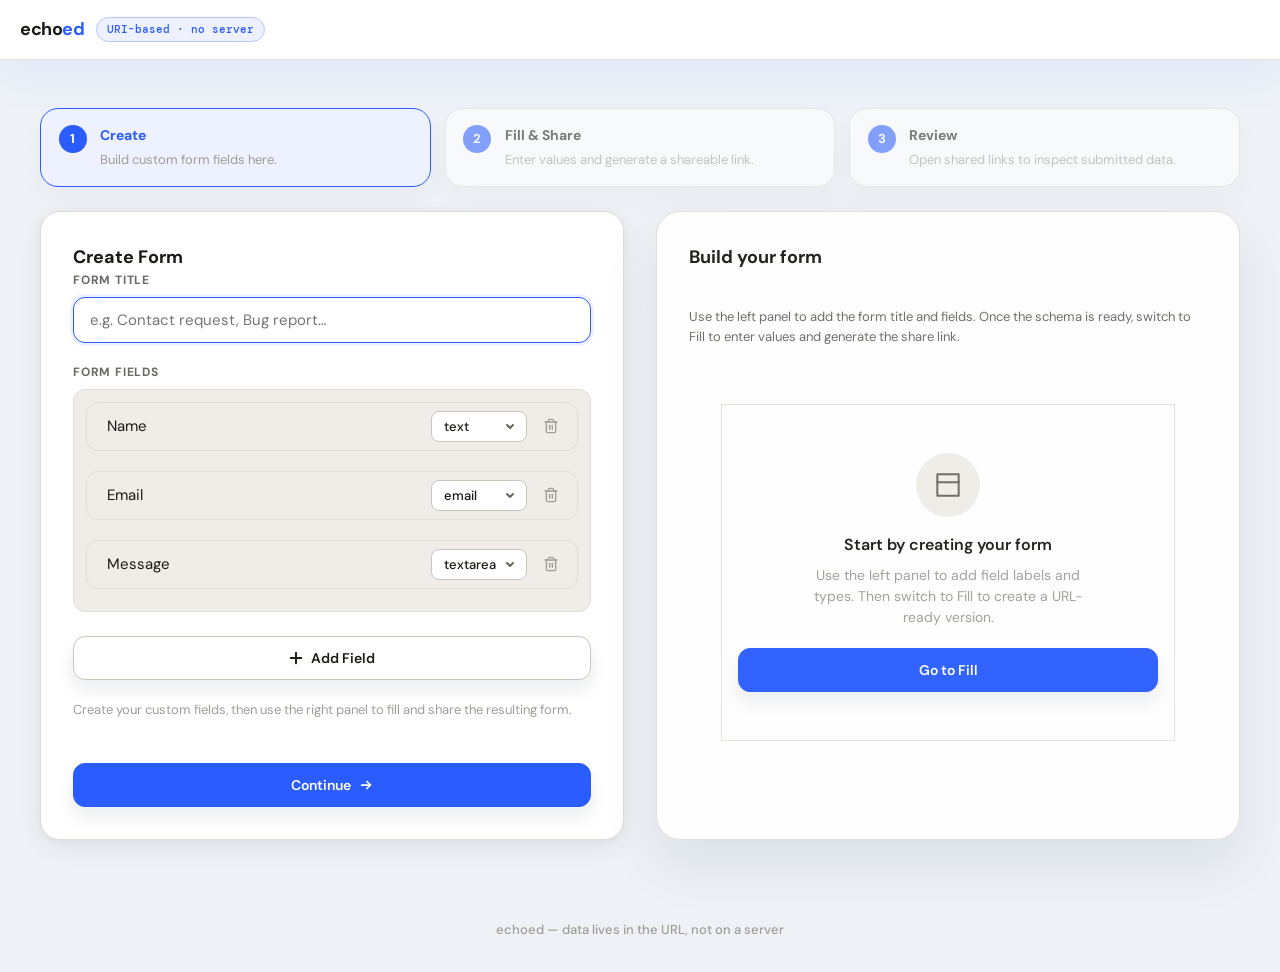
<file: index.html>
<!DOCTYPE html>
<html lang="en">

<head>
  <meta charset="UTF-8">
  <meta name="viewport" content="width=device-width, initial-scale=1.0">
  <title>echoed — share forms via URL</title>
  <meta name="description" content="A zero-server form builder. All data lives in the URL.">
  <!-- Favicon using SVG data URI -->
  <link rel="icon"
    href="data:image/svg+xml,<svg xmlns=%22http://www.w3.org/2000/svg%22 viewBox=%220 0 100 100%22><text y=%22.9em%22 font-size=%2290%22>📣</text></svg>">
  <link
    href="https://fonts.googleapis.com/css2?family=DM+Sans:wght@400;500;600;700&family=DM+Mono:wght@400;500&display=swap"
    rel="stylesheet">
  <link rel="stylesheet" href="style.css">
</head>

<body>
  <header>
    <div class="logo">echo<em>ed</em></div>
    <div class="pill">URI-based &middot; no server</div>
  </header>

  <main>
    <div class="shell">
      <div class="banner" id="banner">
        <svg width="20" height="20" fill="none" stroke="currentColor" stroke-width="2" viewBox="0 0 24 24">
          <path d="M22 11.08V12a10 10 0 1 1-5.93-9.14"></path>
          <polyline points="22 4 12 14.01 9 11.01"></polyline>
        </svg>
        <span>You received a shared form &mdash; filled data is shown below.</span>
      </div>

      <div class="workflow-strip">
        <div class="workflow-step" id="workflow-create" onclick="setTab(null,'build')" role="button" tabindex="0">
          <span class="step-num">1</span>
          <div>
            <strong>Create</strong>
            <span>Build custom form fields here.</span>
          </div>
        </div>
        <div class="workflow-step" id="workflow-fill" onclick="setTab(null,'fill')" role="button" tabindex="0">
          <span class="step-num">2</span>
          <div>
            <strong>Fill &amp; Share</strong>
            <span>Enter values and generate a shareable link.</span>
          </div>
        </div>
        <div class="workflow-step" id="workflow-review" onclick="setTab(null,'view')" role="button" tabindex="0">
          <span class="step-num">3</span>
          <div>
            <strong>Review</strong>
            <span>Open shared links to inspect submitted data.</span>
          </div>
        </div>
      </div>

      <!-- Layout: Two-column grid for create (left) + preview/data (right) -->
      <div class="layout-grid">
        <!-- LEFT COLUMN: Form Builder -->
        <div class="builder-section">
          <div class="builder-card">
            <div class="section-header">
              <h2 class="section-title">Create Form</h2>
            </div>
            <div class="fg">
              <label class="fl" for="form-title">Form Title</label>
              <input type="text" id="form-title" placeholder="e.g. Contact request, Bug report…" autocomplete="off">
            </div>

            <div class="fg">
              <label class="fl">Form Fields</label>
              <div id="fields-list" class="fields-container"></div>
              <button class="btn btn-add" onclick="addField()">
                <svg width="14" height="14" viewBox="0 0 16 16" fill="none" stroke="currentColor" stroke-width="2.2"
                  stroke-linecap="round">
                  <line x1="8" y1="2" x2="8" y2="14" />
                  <line x1="2" y1="8" x2="14" y2="8" />
                </svg>
                Add Field
              </button>
            </div>

            <div class="fg">
              <p class="hint">Create your custom fields, then use the right panel to fill and share the resulting form.</p>
            </div>

            <button class="btn btn-p btn-w btn-next" onclick="setTab(null,'fill')">
              Continue
              <svg width="14" height="14" viewBox="0 0 16 16" fill="none" stroke="currentColor" stroke-width="2"
                stroke-linecap="round" stroke-linejoin="round">
                <line x1="3" y1="8" x2="13" y2="8"></line>
                <polyline points="9 4 13 8 9 12"></polyline>
              </svg>
            </button>
          </div>
        </div>

        <!-- RIGHT COLUMN: Fill Form & Share -->
        <div class="preview-section">
          <div class="section-header">
            <h2 class="section-title" id="preview-title">Share & Review</h2>
          </div>
          <p class="section-copy" id="preview-copy">Build your custom form on the left, then use this panel to fill it, share it, or review shared results.</p>

          <div class="pane active" id="pane-build" role="tabpanel">
            <div class="empty-state">
              <div class="empty-icon">
                <svg width="32" height="32" viewBox="0 0 24 24" fill="none" stroke="currentColor" stroke-width="1.5" stroke-linecap="round" stroke-linejoin="round">
                  <path d="M4 4h16v16H4z"></path>
                  <path d="M4 10h16"></path>
                </svg>
              </div>
              <h3 class="empty-title">Start by creating your form</h3>
              <p class="empty-desc">Use the left panel to add field labels and types. Then switch to Fill to create a URL-ready version.</p>
              <button class="btn btn-p btn-w" onclick="setTab(null,'fill')">Go to Fill</button>
            </div>
          </div>

          <!-- FILL PANE -->
          <div class="pane" id="pane-fill" role="tabpanel">
            <div class="share-card">
              <div class="share-card-label">Shareable URL</div>
              <div class="urlbox-wrap">
                <div class="urlbox disabled" id="gen-url" onclick="copyLink()" data-disabled="true">Enter form values to generate a shareable link.</div>
              </div>
              <div class="share-card-actions">
                <button id="copy-link-btn" class="btn btn-p" onclick="copyLink()" disabled>Copy Link</button>
                <button id="share-link-btn" class="btn btn-s" onclick="shareNative()" disabled>Share</button>
              </div>
            </div>
            <div id="fill-form"></div>
            <p class="hint">All data is encoded in the URL. Nothing is stored on any server.</p>
          </div>

          <!-- VIEW PANE -->
          <div class="pane" id="pane-view" role="tabpanel">
            <div id="view-loaded"></div>
            <div id="view-empty" class="empty-state">
              <div class="empty-icon">
                <svg width="32" height="32" viewBox="0 0 24 24" fill="none" stroke="currentColor" stroke-width="1.5"
                  stroke-linecap="round" stroke-linejoin="round">
                  <rect x="3" y="3" width="18" height="18" rx="2" ry="2"></rect>
                  <line x1="9" y1="3" x2="9" y2="21"></line>
                </svg>
              </div>
              <h3 class="empty-title">No shared data</h3>
              <p class="empty-desc">Open a shared echoed link to view filled form data here.</p>
              <button class="btn" onclick="setTab(null, 'build')">
                <svg width="14" height="14" viewBox="0 0 16 16" fill="none" stroke="currentColor" stroke-width="2"
                  stroke-linecap="round" stroke-linejoin="round">
                  <line x1="8" y1="2" x2="8" y2="14"></line>
                  <line x1="2" y1="8" x2="14" y2="8"></line>
                </svg>
                Create Form
              </button>
            </div>
          </div>
        </div>
      </div>
    </div>
  </main>

  <footer>echoed &mdash; data lives in the URL, not on a server</footer>
  <div class="toast-msg" id="toast-msg"></div>

  <script src="app.js"></script>
</body>

</html>
</file>
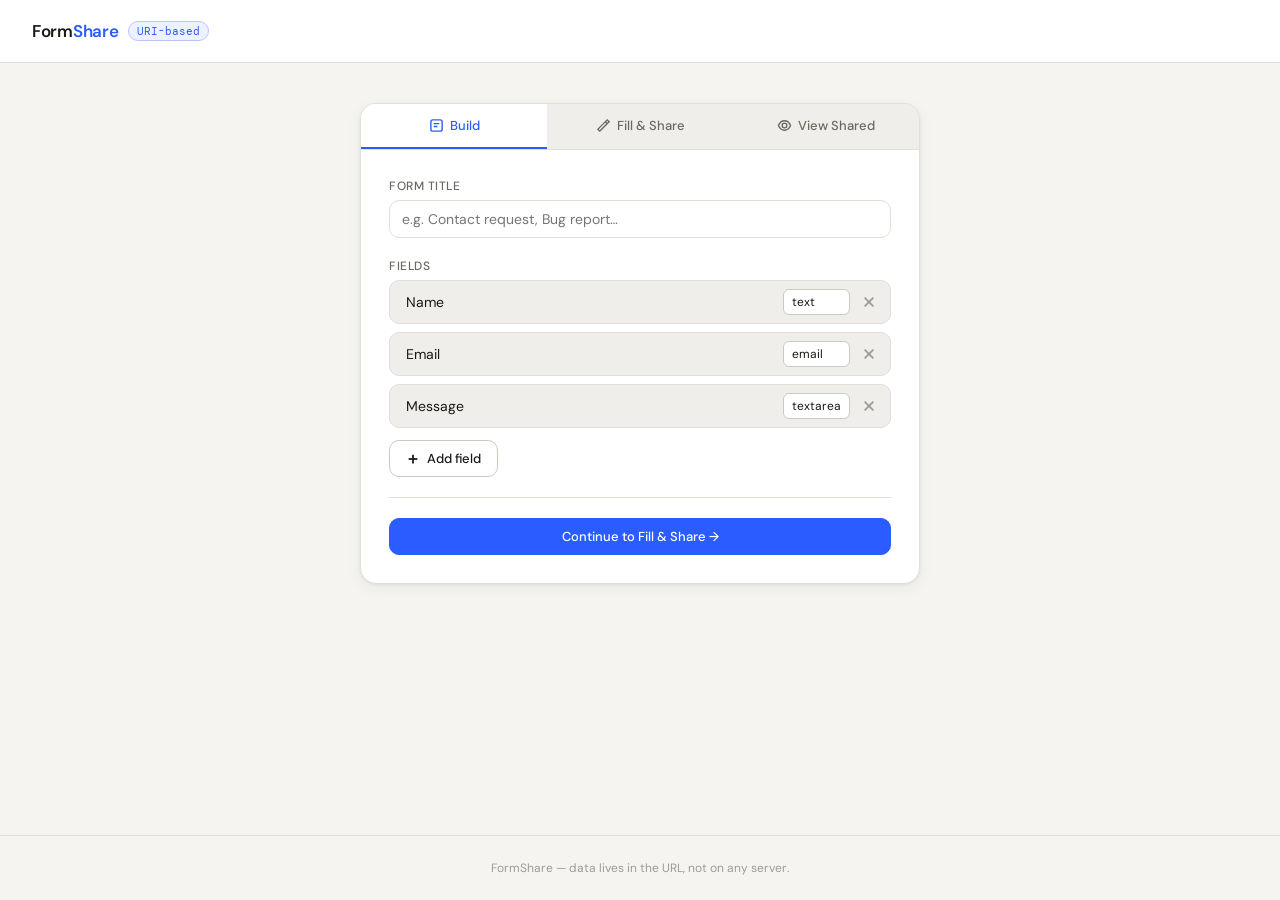
<file: index (1).html>
<!DOCTYPE html>
<html lang="en">
<head>
  <meta charset="UTF-8">
  <meta name="viewport" content="width=device-width, initial-scale=1.0">
  <title>FormShare — URI-based form builder</title>
  <link rel="preconnect" href="https://fonts.googleapis.com">
  <link href="https://fonts.googleapis.com/css2?family=DM+Sans:wght@300;400;500;600&family=DM+Mono:wght@400;500&display=swap" rel="stylesheet">
  <style>
    *, *::before, *::after { box-sizing: border-box; margin: 0; padding: 0; }

    :root {
      --bg: #f5f4f0;
      --surface: #ffffff;
      --surface2: #f0eeea;
      --border: #e2dfd8;
      --border2: #ccc9c0;
      --text: #1a1916;
      --text2: #6b6860;
      --text3: #9e9b94;
      --accent: #2a5cff;
      --accent-light: #eef1ff;
      --accent-border: #b8c5ff;
      --success: #1a7f5a;
      --success-light: #eaf7f1;
      --danger: #c0392b;
      --radius: 10px;
      --radius-lg: 16px;
      --shadow: 0 1px 3px rgba(0,0,0,0.06), 0 4px 16px rgba(0,0,0,0.05);
    }

    @media (prefers-color-scheme: dark) {
      :root {
        --bg: #111110;
        --surface: #1c1c1a;
        --surface2: #242422;
        --border: #2e2e2b;
        --border2: #3d3d39;
        --text: #f0ede8;
        --text2: #9e9b94;
        --text3: #5c5a55;
        --accent: #6b8fff;
        --accent-light: #1a2040;
        --accent-border: #2d3f80;
        --success: #2ecc8f;
        --success-light: #0d2a1f;
      }
    }

    body {
      font-family: 'DM Sans', sans-serif;
      background: var(--bg);
      color: var(--text);
      min-height: 100vh;
      display: flex;
      flex-direction: column;
    }

    header {
      padding: 1.25rem 2rem;
      border-bottom: 1px solid var(--border);
      background: var(--surface);
      display: flex;
      align-items: center;
      gap: 10px;
    }

    .logo {
      font-size: 17px;
      font-weight: 600;
      letter-spacing: -0.3px;
      color: var(--text);
    }

    .logo span {
      color: var(--accent);
    }

    .badge {
      font-size: 11px;
      font-family: 'DM Mono', monospace;
      background: var(--accent-light);
      color: var(--accent);
      border: 1px solid var(--accent-border);
      border-radius: 999px;
      padding: 2px 8px;
    }

    main {
      flex: 1;
      display: flex;
      align-items: flex-start;
      justify-content: center;
      padding: 2.5rem 1rem;
    }

    .card {
      background: var(--surface);
      border: 1px solid var(--border);
      border-radius: var(--radius-lg);
      width: 100%;
      max-width: 560px;
      box-shadow: var(--shadow);
      overflow: hidden;
    }

    .tabs {
      display: flex;
      border-bottom: 1px solid var(--border);
      background: var(--surface2);
    }

    .tab {
      flex: 1;
      padding: 13px 10px;
      font-size: 13px;
      font-weight: 500;
      font-family: 'DM Sans', sans-serif;
      color: var(--text2);
      background: none;
      border: none;
      cursor: pointer;
      border-bottom: 2px solid transparent;
      transition: all 0.15s;
      display: flex;
      align-items: center;
      justify-content: center;
      gap: 6px;
    }

    .tab:hover { color: var(--text); background: var(--border); }
    .tab.active { color: var(--accent); border-bottom-color: var(--accent); background: var(--surface); }

    .tab svg { width: 15px; height: 15px; }

    .pane { padding: 1.75rem; display: none; }
    .pane.active { display: block; }

    .field-group { margin-bottom: 1.25rem; }
    label.field-label {
      display: block;
      font-size: 12px;
      font-weight: 500;
      color: var(--text2);
      text-transform: uppercase;
      letter-spacing: 0.5px;
      margin-bottom: 6px;
    }

    input[type=text], input[type=email], input[type=number], input[type=date], textarea, select {
      width: 100%;
      padding: 9px 12px;
      font-size: 14px;
      font-family: 'DM Sans', sans-serif;
      color: var(--text);
      background: var(--surface);
      border: 1px solid var(--border);
      border-radius: var(--radius);
      outline: none;
      transition: border-color 0.15s, box-shadow 0.15s;
      appearance: none;
    }

    input:focus, textarea:focus, select:focus {
      border-color: var(--accent);
      box-shadow: 0 0 0 3px rgba(42, 92, 255, 0.1);
    }

    textarea { resize: vertical; min-height: 80px; line-height: 1.5; }

    .field-row {
      display: flex;
      gap: 8px;
      align-items: center;
      background: var(--surface2);
      border: 1px solid var(--border);
      border-radius: var(--radius);
      padding: 8px 10px;
      margin-bottom: 8px;
    }

    .field-row input {
      flex: 1;
      background: transparent;
      border: none;
      box-shadow: none;
      padding: 4px 6px;
      font-size: 14px;
    }

    .field-row input:focus { box-shadow: none; border: none; }

    .type-select {
      width: auto;
      padding: 4px 8px;
      font-size: 12px;
      background: var(--surface);
      border-color: var(--border2);
      border-radius: 6px;
      cursor: pointer;
    }

    .icon-btn {
      background: none;
      border: none;
      cursor: pointer;
      color: var(--text3);
      padding: 4px;
      border-radius: 6px;
      display: flex;
      align-items: center;
      transition: color 0.15s, background 0.15s;
    }

    .icon-btn:hover { color: var(--danger); background: #fff0ee; }

    .btn {
      display: inline-flex;
      align-items: center;
      gap: 7px;
      padding: 9px 16px;
      font-size: 13px;
      font-weight: 500;
      font-family: 'DM Sans', sans-serif;
      border-radius: var(--radius);
      cursor: pointer;
      transition: all 0.15s;
      border: 1px solid var(--border2);
      background: var(--surface);
      color: var(--text);
    }

    .btn:hover { background: var(--surface2); }
    .btn:active { transform: scale(0.98); }

    .btn-accent {
      background: var(--accent);
      border-color: var(--accent);
      color: #fff;
    }

    .btn-accent:hover { opacity: 0.88; background: var(--accent); }

    .btn-success {
      background: var(--success-light);
      border-color: var(--success);
      color: var(--success);
    }

    .btn-success:hover { opacity: 0.85; }

    .btn-full { width: 100%; justify-content: center; }

    .btn-row {
      display: flex;
      gap: 8px;
      margin-top: 1rem;
    }

    .btn-row .btn { flex: 1; justify-content: center; }

    .url-box {
      margin-top: 1rem;
      padding: 10px 12px;
      background: var(--surface2);
      border: 1px solid var(--border);
      border-radius: var(--radius);
      font-family: 'DM Mono', monospace;
      font-size: 11px;
      color: var(--text2);
      word-break: break-all;
      line-height: 1.6;
      min-height: 44px;
    }

    .paste-area {
      width: 100%;
      font-family: 'DM Mono', monospace;
      font-size: 12px;
      min-height: 80px;
      resize: vertical;
      line-height: 1.5;
    }

    .view-card {
      background: var(--surface2);
      border: 1px solid var(--border);
      border-radius: var(--radius-lg);
      padding: 1.25rem;
      margin-top: 1rem;
    }

    .view-title {
      font-size: 16px;
      font-weight: 600;
      color: var(--text);
      margin-bottom: 1.25rem;
      padding-bottom: 0.75rem;
      border-bottom: 1px solid var(--border);
    }

    .view-field { margin-bottom: 1rem; }

    .divider {
      border: none;
      border-top: 1px solid var(--border);
      margin: 1.25rem 0;
    }

    .toast {
      position: fixed;
      bottom: 24px;
      left: 50%;
      transform: translateX(-50%) translateY(10px);
      background: var(--text);
      color: var(--bg);
      font-size: 13px;
      font-weight: 500;
      padding: 9px 20px;
      border-radius: 999px;
      opacity: 0;
      transition: opacity 0.2s, transform 0.2s;
      pointer-events: none;
      z-index: 999;
      white-space: nowrap;
    }

    .toast.show { opacity: 1; transform: translateX(-50%) translateY(0); }

    .empty-state {
      text-align: center;
      padding: 2rem 1rem;
      color: var(--text3);
      font-size: 14px;
    }

    .help-text {
      font-size: 12px;
      color: var(--text3);
      margin-top: 6px;
      line-height: 1.5;
    }

    footer {
      text-align: center;
      padding: 1.5rem;
      font-size: 12px;
      color: var(--text3);
      border-top: 1px solid var(--border);
    }

    svg { display: block; }
  </style>
</head>
<body>

<header>
  <div class="logo">Form<span>Share</span></div>
  <div class="badge">URI-based</div>
</header>

<main>
  <div class="card">
    <div class="tabs">
      <button class="tab active" onclick="setMode('build')" id="tab-build">
        <svg viewBox="0 0 16 16" fill="none" stroke="currentColor" stroke-width="1.5"><rect x="2" y="2" width="12" height="12" rx="2"/><line x1="5" y1="6" x2="11" y2="6"/><line x1="5" y1="9" x2="9" y2="9"/></svg>
        Build
      </button>
      <button class="tab" onclick="setMode('fill')" id="tab-fill">
        <svg viewBox="0 0 16 16" fill="none" stroke="currentColor" stroke-width="1.5"><path d="M2 12l2-2 8-8 2 2-8 8-2 2z"/><line x1="10" y1="4" x2="12" y2="6"/></svg>
        Fill &amp; Share
      </button>
      <button class="tab" onclick="setMode('view')" id="tab-view">
        <svg viewBox="0 0 16 16" fill="none" stroke="currentColor" stroke-width="1.5"><circle cx="8" cy="8" r="2.5"/><path d="M1.5 8C3 4.5 5 3 8 3s5 1.5 6.5 5C13 11.5 11 13 8 13s-5-1.5-6.5-5z"/></svg>
        View Shared
      </button>
    </div>

    <!-- BUILD PANE -->
    <div class="pane active" id="pane-build">
      <div class="field-group">
        <label class="field-label">Form title</label>
        <input type="text" id="form-title" placeholder="e.g. Contact request, Bug report…">
      </div>
      <div class="field-group">
        <label class="field-label">Fields</label>
        <div id="fields-list"></div>
        <button class="btn" onclick="addField()" style="margin-top:4px">
          <svg width="14" height="14" viewBox="0 0 16 16" fill="none" stroke="currentColor" stroke-width="2"><line x1="8" y1="3" x2="8" y2="13"/><line x1="3" y1="8" x2="13" y2="8"/></svg>
          Add field
        </button>
      </div>
      <hr class="divider">
      <button class="btn btn-accent btn-full" onclick="setMode('fill')">
        Continue to Fill &amp; Share →
      </button>
    </div>

    <!-- FILL PANE -->
    <div class="pane" id="pane-fill">
      <div id="fill-form"></div>
      <hr class="divider">
      <label class="field-label">Shareable link</label>
      <div class="url-box" id="gen-url">Fill in the form above to generate a link.</div>
      <p class="help-text">All data is encoded directly in the URL — no server needed.</p>
      <div class="btn-row">
        <button class="btn" onclick="copyLink()">
          <svg width="14" height="14" viewBox="0 0 16 16" fill="none" stroke="currentColor" stroke-width="1.5"><rect x="5" y="5" width="9" height="9" rx="1.5"/><path d="M3 11H2a1 1 0 01-1-1V2a1 1 0 011-1h8a1 1 0 011 1v1"/></svg>
          Copy link
        </button>
        <button class="btn btn-success" onclick="shareNative()">
          <svg width="14" height="14" viewBox="0 0 16 16" fill="none" stroke="currentColor" stroke-width="1.5"><circle cx="12" cy="3" r="1.5"/><circle cx="3" cy="8" r="1.5"/><circle cx="12" cy="13" r="1.5"/><line x1="4.5" y1="8.8" x2="10.5" y2="12.2"/><line x1="10.5" y1="3.8" x2="4.5" y2="7.2"/></svg>
          Share
        </button>
      </div>
    </div>

    <!-- VIEW PANE -->
    <div class="pane" id="pane-view">
      <div class="field-group">
        <label class="field-label">Paste shared URL</label>
        <textarea class="paste-area" id="paste-url" placeholder="Paste the shared URL here (the one with #data= in it)…" oninput="loadFromPasted()"></textarea>
        <p class="help-text">The URL encodes all form fields and values. Paste it above to view the data.</p>
      </div>
      <div id="view-content"></div>
    </div>
  </div>
</main>

<footer>FormShare — data lives in the URL, not on any server.</footer>

<div class="toast" id="toast"></div>

<script>
  let fields = [
    { label: 'Name', type: 'text' },
    { label: 'Email', type: 'email' },
    { label: 'Message', type: 'textarea' }
  ];
  let loadedData = null;

  function setMode(m) {
    ['build', 'fill', 'view'].forEach(p => {
      document.getElementById('pane-' + p).classList.toggle('active', p === m);
      document.getElementById('tab-' + p).classList.toggle('active', p === m);
    });
    if (m === 'fill') renderFillForm();
    if (m === 'view') checkURLOnLoad();
  }

  function slug(s) { return s.replace(/\s+/g, '_').replace(/[^a-zA-Z0-9_]/g, ''); }
  function esc(s) { return String(s).replace(/&/g,'&amp;').replace(/</g,'&lt;').replace(/>/g,'&gt;').replace(/"/g,'&quot;'); }

  function renderFields() {
    const list = document.getElementById('fields-list');
    const types = ['text', 'email', 'number', 'textarea', 'date', 'url', 'tel'];
    list.innerHTML = '';
    fields.forEach((f, i) => {
      const opts = types.map(t => `<option value="${t}"${f.type === t ? ' selected' : ''}>${t}</option>`).join('');
      const row = document.createElement('div');
      row.className = 'field-row';
      row.innerHTML = `
        <input type="text" value="${esc(f.label)}" placeholder="Field label" oninput="fields[${i}].label=this.value">
        <select class="type-select" onchange="fields[${i}].type=this.value">${opts}</select>
        <button class="icon-btn" onclick="removeField(${i})" aria-label="Remove field">
          <svg width="14" height="14" viewBox="0 0 16 16" fill="none" stroke="currentColor" stroke-width="2"><line x1="3" y1="3" x2="13" y2="13"/><line x1="13" y1="3" x2="3" y2="13"/></svg>
        </button>`;
      list.appendChild(row);
    });
  }

  function addField() { fields.push({ label: '', type: 'text' }); renderFields(); }
  function removeField(i) { fields.splice(i, 1); renderFields(); }

  function renderFillForm() {
    const title = document.getElementById('form-title').value || 'Untitled form';
    let html = '';
    fields.forEach(f => {
      if (!f.label.trim()) return;
      const id = 'fill-' + slug(f.label);
      const inp = f.type === 'textarea'
        ? `<textarea id="${id}" placeholder="Enter ${f.label.toLowerCase()}…" oninput="updateURL()" rows="3"></textarea>`
        : `<input type="${f.type}" id="${id}" placeholder="Enter ${f.label.toLowerCase()}…" oninput="updateURL()">`;
      html += `<div class="view-field"><label class="field-label">${esc(f.label)}</label>${inp}</div>`;
    });
    document.getElementById('fill-form').innerHTML = html || '<p style="color:var(--text3);font-size:14px">No fields yet. Go to Build to add some.</p>';
    updateURL();
  }

  function getValues() {
    const vals = {};
    fields.forEach(f => {
      const el = document.getElementById('fill-' + slug(f.label));
      if (el) vals[f.label] = el.value;
    });
    return vals;
  }

  function buildData() {
    return {
      title: document.getElementById('form-title').value || 'Untitled form',
      fields: fields.map(f => ({ label: f.label, type: f.type })),
      values: getValues()
    };
  }

  function buildURL(data) {
    return location.origin + location.pathname + '#data=' + encodeURIComponent(JSON.stringify(data));
  }

  function updateURL() {
    const url = buildURL(buildData());
    const el = document.getElementById('gen-url');
    if (el) el.textContent = url;
    try { history.replaceState(null, '', '#data=' + encodeURIComponent(JSON.stringify(buildData()))); } catch(e) {}
  }

  function copyLink() {
    const url = buildURL(buildData());
    navigator.clipboard.writeText(url)
      .then(() => showToast('Link copied!'))
      .catch(() => prompt('Copy this link:', url));
  }

  function shareNative() {
    const data = buildData();
    const url = buildURL(data);
    if (navigator.share) {
      navigator.share({ title: data.title, url }).catch(() => {});
    } else {
      copyLink();
    }
  }

  function loadFromPasted() {
    const raw = document.getElementById('paste-url').value.trim();
    const idx = raw.indexOf('#data=');
    if (idx === -1) {
      document.getElementById('view-content').innerHTML = '';
      return;
    }
    try {
      loadedData = JSON.parse(decodeURIComponent(raw.slice(idx + 6)));
      renderViewContent(loadedData);
    } catch(e) {
      document.getElementById('view-content').innerHTML = '<p style="color:var(--text3);font-size:13px;margin-top:8px">Could not parse the URL. Make sure it contains #data=…</p>';
    }
  }

  function renderViewContent(data) {
    let html = `<div class="view-card">
      <div class="view-title">${esc(data.title || 'Untitled form')}</div>`;
    (data.fields || []).forEach(f => {
      const val = (data.values && data.values[f.label]) || '';
      const id = 'view-' + slug(f.label);
      const inp = f.type === 'textarea'
        ? `<textarea id="${id}" rows="3">${esc(val)}</textarea>`
        : `<input type="${f.type}" id="${id}" value="${esc(val)}">`;
      html += `<div class="view-field"><label class="field-label">${esc(f.label)}</label>${inp}</div>`;
    });
    html += `</div>`;
    html += `<div class="btn-row">
      <button class="btn btn-full" onclick="editShared()">
        <svg width="14" height="14" viewBox="0 0 16 16" fill="none" stroke="currentColor" stroke-width="1.5"><path d="M2 12l2-2 8-8 2 2-8 8-2 2z"/></svg>
        Edit &amp; reshare
      </button>
    </div>`;
    document.getElementById('view-content').innerHTML = html;
  }

  function editShared() {
    if (!loadedData) return;
    fields = loadedData.fields || [];
    document.getElementById('form-title').value = loadedData.title || '';
    renderFields();
    setMode('fill');
    setTimeout(() => {
      (loadedData.fields || []).forEach(f => {
        const el = document.getElementById('fill-' + slug(f.label));
        if (el && loadedData.values) el.value = loadedData.values[f.label] || '';
      });
      updateURL();
    }, 50);
  }

  function checkURLOnLoad() {
    const hash = location.hash;
    if (hash.startsWith('#data=')) {
      try {
        loadedData = JSON.parse(decodeURIComponent(hash.slice(6)));
        document.getElementById('paste-url').value = location.href;
        renderViewContent(loadedData);
      } catch(e) {}
    }
  }

  function showToast(msg) {
    const t = document.getElementById('toast');
    t.textContent = msg;
    t.classList.add('show');
    setTimeout(() => t.classList.remove('show'), 2200);
  }

  renderFields();

  // Auto-load from URL on page open
  if (location.hash.startsWith('#data=')) {
    setMode('view');
    checkURLOnLoad();
  }
</script>
</body>
</html>
</file>
<file: style.css>
*,
*::before,
*::after {
  box-sizing: border-box;
  margin: 0;
  padding: 0;
}

:root {
  --bg: #f6f5f1;
  --surface: #ffffff;
  --surface2: #f0ede8;
  --border: #e0ddd6;
  --border2: #c8c5bc;
  --text: #1a1916;
  --text2: #6b6860;
  --text3: #a09d96;
  --accent: #2a5cff;
  --accent-hover: #1e45cc;
  --accent-bg: #eef1ff;
  --accent-bd: #b8c4ff;
  --ok: #0f7b52;
  --ok-hover: #0c6141;
  --ok-bg: #e8f7f1;
  --ok-bd: #6ecfaa;
  --danger: #e74c3c;
  --danger-bg: #fceceb;
  --danger-bd: #f5b7b1;
  --r: 12px;
  --rlg: 20px;
  --shadow-sm: 0 2px 8px rgba(0, 0, 0, 0.04);
  --shadow-md: 0 8px 24px rgba(0, 0, 0, 0.06), 0 2px 8px rgba(0, 0, 0, 0.04);
  --transition-fast: 0.15s ease;
  --transition-med: 0.3s cubic-bezier(0.16, 1, 0.3, 1);
}

@media(prefers-color-scheme: dark) {
  :root {
    --bg: #111110;
    --surface: #1c1c1a;
    --surface2: #252523;
    --border: #2e2e2b;
    --border2: #3e3e3a;
    --text: #f0ede8;
    --text2: #9e9b94;
    --text3: #5c5a55;
    --accent: #6b8fff;
    --accent-hover: #8ba6ff;
    --accent-bg: #181f40;
    --accent-bd: #2d3f80;
    --ok: #2ecc8f;
    --ok-hover: #48e5a6;
    --ok-bg: #0d2a1e;
    --ok-bd: #1a6645;
    --danger: #e74c3c;
    --danger-bg: #3a1512;
    --danger-bd: #752923;
    --shadow-sm: 0 2px 8px rgba(0, 0, 0, 0.2);
    --shadow-md: 0 8px 24px rgba(0, 0, 0, 0.3), 0 2px 8px rgba(0, 0, 0, 0.2);
  }
}

body {
  font-family: "DM Sans", sans-serif;
  background: #eef2f7;
  color: var(--text);
  min-height: 100vh;
  display: flex;
  flex-direction: column;
  line-height: 1.5;
}

header {
  padding: 1rem 1.25rem;
  background: rgba(255,255,255,0.95);
  border-bottom: 1px solid rgba(224, 221, 214, 0.9);
  display: flex;
  align-items: center;
  gap: 12px;
  box-shadow: 0 18px 45px rgba(42, 92, 255, 0.06);
  z-index: 10;
  position: sticky;
  top: 0;
}

.logo {
  font-size: 20px;
}

.pill {
  background: rgba(42, 92, 255, 0.12);
  color: var(--accent);
}

.logo {
  font-size: 18px;
  font-weight: 700;
  letter-spacing: -0.5px;
}

.logo em {
  color: var(--accent);
  font-style: normal;
}

.pill {
  font-family: "DM Mono", monospace;
  font-size: 11px;
  font-weight: 500;
  padding: 3px 10px;
  border-radius: 999px;
  background: var(--accent-bg);
  color: var(--accent);
  border: 1px solid var(--accent-bd);
}

main {
  flex: 1;
  display: flex;
  justify-content: center;
  padding: 3rem 1.5rem;
}

.shell {
  width: 100%;
  max-width: 1200px;
}

.layout-grid {
  display: grid;
  grid-template-columns: 1fr 1fr;
  gap: 2rem;
  align-items: stretch;
}

.builder-section,
.preview-section {
  display: flex;
  flex-direction: column;
  gap: 1.5rem;
  min-height: 100%;
}

@media (max-width: 920px) {
  main {
    padding: 2rem 1rem;
  }

  .layout-grid {
    grid-template-columns: 1fr;
  }

  .builder-card,
  .preview-section {
    padding: 1.25rem;
  }
}

.shell.mode-fill .layout-grid,
.shell.mode-view .layout-grid {
  grid-template-columns: 1fr;
}

.shell.mode-fill .builder-section,
.shell.mode-view .builder-section {
  display: none;
}

.shell.mode-build .preview-section {
  opacity: 0.95;
}

.workflow-strip {
  display: grid;
  grid-template-columns: repeat(3, minmax(0, 1fr));
  gap: 0.85rem;
  margin-bottom: 1.5rem;
}

.workflow-step {
  display: flex;
  align-items: flex-start;
  gap: 0.85rem;
  padding: 1rem 1.1rem;
  border-radius: 18px;
  background: rgba(255,255,255,0.95);
  border: 1px solid rgba(224, 221, 214, 0.95);
  cursor: pointer;
  transition: background var(--transition-fast), border-color var(--transition-fast), transform var(--transition-fast), opacity var(--transition-fast), box-shadow var(--transition-fast);
  box-shadow: 0 12px 28px rgba(0,0,0,0.03);
}

.workflow-step.active {
  border-color: rgba(42, 92, 255, 0.35);
  background: rgba(42, 92, 255, 0.07);
}

.workflow-step:hover {
  transform: translateY(-1px);
  box-shadow: 0 16px 32px rgba(0,0,0,0.06);
}

.shell.mode-build .workflow-step:not(.active) {
  opacity: 0.55;
  cursor: default;
  pointer-events: none;
}

.workflow-step:hover {
  background: var(--surface);
  transform: translateY(-1px);
}

.workflow-step.active {
  background: var(--accent-bg);
  border-color: var(--accent);
}

.workflow-step.active strong {
  color: var(--accent);
}

.workflow-step .step-num {
  width: 28px;
  height: 28px;
  border-radius: 50%;
  display: inline-flex;
  align-items: center;
  justify-content: center;
  font-size: 13px;
  font-weight: 700;
  color: #fff;
  background: var(--accent);
  flex-shrink: 0;
}

.workflow-step strong {
  display: block;
  font-size: 14px;
  color: var(--text);
  margin-bottom: 4px;
}

.workflow-step span {
  display: block;
  font-size: 13px;
  color: var(--text3);
  line-height: 1.5;
}

.preview-section {
  background: var(--surface);
  border: 1px solid rgba(224, 221, 214, 0.9);
  border-radius: calc(var(--rlg) + 4px);
  padding: 2rem;
  box-shadow: 0 24px 60px rgba(15, 23, 42, 0.08);
}

.preview-section .tabs {
  margin-bottom: 1.5rem;
}

.section-header {
  display: flex;
  flex-direction: column;
  gap: 0.5rem;
}

.section-title {
  font-size: 1.45rem;
}

.section-copy {
  font-size: 0.96rem;
  max-width: 42rem;
  color: var(--text3);
  margin-top: 0.5rem;
  line-height: 1.7;
}

.share-card,
.vwrap,
.builder-card,
.empty-state {
  border: 1px solid rgba(224, 221, 214, 0.85);
  background: rgba(255,255,255,0.96);
}

.builder-card {
  border-radius: calc(var(--rlg) + 4px);
  box-shadow: 0 24px 60px rgba(15, 23, 42, 0.08);
}

.share-card {
  background: var(--surface2);
  border: 1px solid var(--border);
  border-radius: 28px;
  padding: 1.5rem;
  margin-top: 1.5rem;
  transition: transform var(--transition-fast), background var(--transition-fast), border-color var(--transition-fast), box-shadow var(--transition-fast);
}

.share-card-label {
  font-size: 12px;
  font-weight: 700;
  text-transform: uppercase;
  letter-spacing: 0.12em;
  color: var(--text3);
  margin-bottom: 0.8rem;
}

.shell.mode-fill .preview-section {
  border-color: rgba(42, 92, 255, 0.2);
  background: linear-gradient(180deg, #f6f8ff 0%, #fbfcff 100%);
  box-shadow: 0 24px 80px rgba(42, 92, 255, 0.08);
}

.shell.mode-fill .share-card {
  background: rgba(255,255,255,0.98);
  border-color: rgba(42, 92, 255, 0.25);
  box-shadow: 0 28px 90px rgba(42, 92, 255, 0.12);
  transform: translateY(-2px);
  position: sticky;
  top: 1rem;
  z-index: 1;
}

.shell.mode-fill .share-card-label {
  color: var(--accent);
}

.shell.mode-fill .urlbox-wrap {
  position: relative;
}

.shell.mode-fill .urlbox-wrap::after {
  content: "Click to copy";
  position: absolute;
  top: -14px;
  right: 0;
  font-size: 11px;
  color: var(--text3);
  text-transform: uppercase;
  letter-spacing: 0.08em;
}

.shell.mode-fill .urlbox {
  min-height: 110px;
  font-size: 0.96rem;
  background: #eef2ff;
  border-color: rgba(42, 92, 255, 0.22);
  color: var(--accent);
  box-shadow: inset 0 1px 2px rgba(42, 92, 255, 0.08);
}

.shell.mode-fill .urlbox:hover {
  border-color: rgba(42, 92, 255, 0.35);
}

.shell.mode-fill .share-card-actions {
  justify-content: flex-start;
  flex-wrap: wrap;
}

.shell.mode-fill .share-card-actions .btn {
  flex: 1 1 48%;
  min-width: 160px;
  font-weight: 700;
}

.shell.mode-view .preview-section {
  background: #f7f9ff;
  border-color: rgba(42, 92, 255, 0.14);
}

.vvalue {
  background: rgba(234, 232, 227, 0.08);
}

.vvalue a {
  color: var(--accent);
  text-decoration: none;
}

.vvalue a:hover {
  text-decoration: underline;
}

.vvalue.empty {
  color: var(--text3);
  font-style: italic;
}

.btn {
  border-radius: 14px;
  box-shadow: 0 10px 18px rgba(15, 23, 42, 0.08);
}

.btn.btn-p {
  background: var(--accent);
  border-color: var(--accent);
}

.btn.btn-s {
  background: var(--ok-bg);
  border-color: var(--ok-bd);
}

.section-header {
  display: flex;
  align-items: flex-start;
  justify-content: space-between;
  gap: 12px;
}

.section-copy {
  font-size: 13px;
  color: var(--text2);
  max-width: 45rem;
  margin-top: 0.75rem;
  line-height: 1.6;
}

.share-card-actions {
  display: flex;
  gap: 0.75rem;
  margin-top: 1rem;
  flex-wrap: wrap;
}

.urlbox.disabled {
  cursor: not-allowed;
  opacity: 0.75;
}

.btn:disabled {
  opacity: 0.55;
  cursor: not-allowed;
}

.shell.mode-view .share-card {
  border-color: var(--accent);
}

.section-title {
  font-size: 18px;
  font-weight: 700;
  color: var(--text);
  margin: 0;
}

.badge {
  display: inline-flex;
  align-items: center;
  justify-content: center;
  padding: 4px 12px;
  background: var(--accent-bg);
  color: var(--accent);
  border-radius: 999px;
  font-size: 12px;
  font-weight: 600;
}

.view-share-card {
  margin-bottom: 1.5rem;
}

.view-share-card .urlbox {
  min-height: 80px;
  background: #eef5ff;
  border-color: rgba(42, 92, 255, 0.2);
  color: var(--accent);
}

.view-share-card .share-card-actions {
  justify-content: flex-start;
}

.view-share-card .btn {
  min-width: 120px;
}

.builder-card {
  background: var(--surface);
  border: 1px solid var(--border);
  border-radius: var(--rlg);
  padding: 2rem;
  box-shadow: var(--shadow-md);
  min-height: 100%;
}

.banner {
  display: none;
  align-items: center;
  gap: 12px;
  background: var(--ok-bg);
  border: 1px solid var(--ok-bd);
  border-radius: var(--r);
  padding: 12px 16px;
  margin-bottom: 1.5rem;
  font-size: 14px;
  color: var(--ok);
  font-weight: 500;
  box-shadow: var(--shadow-sm);
}

.banner.show {
  display: flex;
  animation: slideDown 0.4s cubic-bezier(0.16, 1, 0.3, 1);
}

@keyframes slideDown {
  from {
    opacity: 0;
    transform: translateY(-10px);
  }

  to {
    opacity: 1;
    transform: translateY(0);
  }
}

.card {
  background: var(--surface);
  border: 1px solid var(--border);
  border-radius: var(--rlg);
  box-shadow: var(--shadow-md);
  overflow: hidden;
  display: flex;
  flex-direction: column;
}

.tabs {
  display: flex;
  background: transparent;
  border-bottom: none;
  gap: 12px;
}

.tab {
  flex: 0;
  padding: 10px 16px;
  font-size: 13px;
  font-weight: 600;
  font-family: "DM Sans", sans-serif;
  color: var(--text2);
  background: var(--surface2);
  border: 1px solid var(--border);
  border-bottom: 2px solid transparent;
  cursor: pointer;
  display: flex;
  align-items: center;
  justify-content: center;
  gap: 6px;
  transition: all var(--transition-fast);
  border-radius: var(--r);
  position: relative;
}

.tab-pill {
  flex: 0;
  padding: 12px 16px;
  font-size: 13px;
  font-weight: 600;
  font-family: "DM Sans", sans-serif;
  color: var(--text2);
  background: var(--surface2);
  border: 1px solid var(--border);
  cursor: pointer;
  display: inline-flex;
  align-items: center;
  justify-content: center;
  gap: 6px;
  transition: all var(--transition-fast);
  border-radius: var(--r);
  position: relative;
}

.tab-pill:hover {
  color: var(--text);
  background: var(--border);
  border-color: var(--border2);
}

.tab-pill.active {
  color: #fff;
  background: var(--accent);
  border-color: var(--accent);
}

.tab:hover {
  color: var(--text);
  background: var(--border);
}

.tab.active {
  color: #fff;
  background: var(--accent);
  border-color: var(--accent);
}

.pane {
  padding: 0;
  display: none;
  opacity: 0;
  transform: translateY(5px);
  transition: opacity var(--transition-med), transform var(--transition-med);
}

.pane.active {
  display: block;
  opacity: 1;
  transform: translateY(0);
}

.btn-add {
  margin-top: 12px;
  width: 100%;
  background: var(--surface2);
  border-color: var(--border);
  color: var(--text);
}

.btn-add:hover {
  background: var(--border);
  border-color: var(--border2);
}

.btn-next {
  margin-top: 1.5rem;
}

.fields-container {
  display: grid;
  gap: 10px;
  background: var(--surface2);
  border: 1px solid var(--border);
  border-radius: var(--r);
  padding: 12px;
  margin-bottom: 12px;
  max-height: 400px;
  overflow-y: auto;
}

.fields-container:empty::after {
  content: "No fields added yet. Click 'Add Field' to start.";
  display: block;
  color: var(--text3);
  font-size: 13px;
  text-align: center;
  padding: 20px;
}

.pane-container {
  position: relative;
}

.pane {
  padding: 2rem;
  display: none;
  opacity: 0;
  transform: translateY(5px);
  transition: opacity var(--transition-med), transform var(--transition-med);
}

.pane.active {
  display: block;
  opacity: 1;
  transform: translateY(0);
}

.fg {
  margin-bottom: 1.25rem;
}

.fl {
  display: block;
  font-size: 12px;
  font-weight: 700;
  text-transform: uppercase;
  letter-spacing: 0.8px;
  color: var(--text2);
  margin-bottom: 8px;
}

input[type=text],
input[type=email],
input[type=number],
input[type=date],
input[type=url],
input[type=tel],
textarea,
select {
  width: 100%;
  padding: 12px 16px;
  font-size: 15px;
  font-family: "DM Sans", sans-serif;
  color: var(--text);
  background: var(--surface);
  border: 1px solid var(--border);
  border-radius: var(--r);
  outline: none;
  transition: border-color var(--transition-fast), box-shadow var(--transition-fast);
  -webkit-appearance: none;
  appearance: none;
}

input:focus,
textarea:focus,
select:focus {
  border-color: var(--accent);
  box-shadow: 0 0 0 3px var(--accent-bg);
}

input.error {
  border-color: var(--danger);
}

input.error:focus {
  box-shadow: 0 0 0 3px var(--danger-bg);
}

textarea {
  resize: vertical;
  min-height: 100px;
  line-height: 1.5;
}

.frow {
  display: flex;
  gap: 10px;
  align-items: center;
  background: var(--surface2);
  border: 1px solid var(--border);
  border-radius: var(--r);
  padding: 8px 12px;
  margin-bottom: 10px;
  transition: border-color var(--transition-fast);
  min-width: 0;
}

.frow:focus-within {
  border-color: var(--accent);
  background: var(--surface);
}

.frow input {
  flex: 1;
  min-width: 0;
  background: transparent;
  border: none;
  box-shadow: none;
  padding: 4px 8px;
  font-size: 15px;
}

.frow input:focus {
  box-shadow: none;
  border: none;
  outline: none;
}

.frow select {
  width: auto;
  flex-shrink: 0;
  padding: 6px 30px 6px 12px;
  font-size: 13px;
  font-weight: 500;
  background: var(--surface) url("data:image/svg+xml,%3Csvg xmlns='http://www.w3.org/2000/svg' width='12' height='12' fill='none' stroke='%236b6860' stroke-width='2' stroke-linecap='round' stroke-linejoin='round'%3E%3Cpath d='M3 5l3 3 3-3'/%3E%3C/svg%3E") no-repeat right 10px center;
  border-color: var(--border2);
  border-radius: 8px;
  cursor: pointer;
}

.frow select:focus {
  box-shadow: none;
  border-color: var(--accent);
}

.delbtn {
  background: none;
  border: none;
  cursor: pointer;
  color: var(--text3);
  padding: 6px;
  border-radius: 6px;
  display: flex;
  align-items: center;
  transition: all var(--transition-fast);
  flex-shrink: 0;
  margin-left: auto;
}

.delbtn:hover,
.delbtn:focus-visible {
  color: var(--danger);
  background: var(--danger-bg);
  outline: none;
}

.btn {
  display: inline-flex;
  align-items: center;
  justify-content: center;
  gap: 8px;
  padding: 12px 20px;
  font-size: 14px;
  font-weight: 600;
  font-family: "DM Sans", sans-serif;
  border-radius: var(--r);
  cursor: pointer;
  border: 1px solid var(--border2);
  background: var(--surface);
  color: var(--text);
  transition: all var(--transition-fast);
  min-height: 44px;
}

.btn:hover {
  background: var(--surface2);
  border-color: var(--border);
}

.btn:active {
  transform: scale(0.98);
}

.btn:focus-visible {
  outline: 2px solid var(--accent);
  outline-offset: 2px;
}

.btn-p {
  background: var(--accent);
  border-color: var(--accent);
  color: #fff;
}

.btn-p:hover {
  background: var(--accent-hover);
  border-color: var(--accent-hover);
}

.btn-s {
  background: var(--ok-bg);
  border-color: var(--ok-bd);
  color: var(--ok);
}

.btn-s:hover {
  background: var(--ok);
  border-color: var(--ok);
  color: #fff;
}

.btn-w {
  width: 100%;
}

.brow {
  display: flex;
  gap: 12px;
  margin-top: 1.5rem;
}

.brow .btn {
  flex: 1;
}

.divider {
  border: none;
  border-top: 1px solid var(--border);
  margin: 1.5rem 0;
}

.urlbox-wrap {
  position: relative;
  margin-top: 0.5rem;
}

.urlbox {
  background: var(--surface2);
  border: 1px solid var(--border);
  border-radius: var(--r);
  padding: 12px 16px;
  font-family: "DM Mono", monospace;
  font-size: 12px;
  color: var(--text2);
  word-break: break-all;
  line-height: 1.6;
  min-height: 60px;
  cursor: pointer;
  transition: border-color var(--transition-fast), background var(--transition-fast);
  user-select: all;
}

.urlbox:hover {
  border-color: var(--border2);
  background: var(--border);
}

.urlbox:active {
  background: var(--surface2);
}

.urlbox-hint {
  position: absolute;
  top: -10px;
  right: 12px;
  background: var(--surface);
  border: 1px solid var(--border);
  padding: 2px 8px;
  border-radius: 999px;
  font-size: 10px;
  font-weight: 600;
  color: var(--text3);
  text-transform: uppercase;
  letter-spacing: 0.5px;
  pointer-events: none;
}

.vwrap {
  background: var(--surface2);
  border: 1px solid var(--border);
  border-radius: var(--rlg);
  padding: 1.5rem;
}

.vtitle {
  font-size: 20px;
  font-weight: 700;
  color: var(--text);
  margin-bottom: 1rem;
  padding-bottom: 0.5rem;
  border-bottom: 1px solid var(--border);
}

.vfield {
  display: grid;
  grid-template-columns: 180px 1fr;
  gap: 12px;
  align-items: start;
  padding: 12px 0;
  border-bottom: 1px solid var(--border2);
}

.vfield:last-child { border-bottom: none; }

.vlabel {
  font-size: 13px;
  font-weight: 700;
  color: var(--text2);
}

.vvalue {
  font-size: 15px;
  color: var(--text);
  background: transparent;
  padding: 6px 10px;
  border-radius: 8px;
  word-break: break-word;
}

.hint {
  font-size: 13px;
  color: var(--text3);
  margin-top: 8px;
  line-height: 1.5;
}

.empty-state {
  text-align: center;
  padding: 3rem 1rem;
  color: var(--text3);
}

.empty-icon {
  display: inline-flex;
  align-items: center;
  justify-content: center;
  width: 64px;
  height: 64px;
  border-radius: 50%;
  background: var(--surface2);
  margin-bottom: 16px;
  color: var(--text2);
}

/* Responsive tweaks to reduce padding/spacing on narrow screens */
@media (max-width: 720px) {
  .layout-grid {
    gap: 1rem;
    grid-template-columns: 1fr;
  }

  .builder-card,
  .preview-section {
    padding: 1rem;
  }

  .workflow-step {
    padding: 0.6rem 0.8rem;
  }

  .frow {
    padding: 6px 8px;
  }

  .fields-container {
    padding: 8px;
  }

  .btn {
    padding: 10px 14px;
    min-height: 40px;
  }

  .section-title {
    font-size: 16px;
  }

  .vfield {
    grid-template-columns: 140px 1fr;
  }

  .workflow-strip {
    grid-template-columns: 1fr;
  }

  .workflow-step {
    align-items: center;
    min-height: auto;
  }

  .workflow-step div {
    min-width: 0;
  }

  .workflow-step span {
    white-space: normal;
  }

  .vfield {
    grid-template-columns: 1fr;
  }

  .vlabel {
    margin-bottom: 0.35rem;
  }

  .urlbox {
    min-height: 48px;
  }
}

.empty-title {
  font-size: 16px;
  font-weight: 600;
  color: var(--text);
  margin-bottom: 8px;
}

.empty-desc {
  font-size: 14px;
  max-width: 280px;
  margin: 0 auto 20px;
  line-height: 1.5;
}

.toast-msg {
  position: fixed;
  bottom: 32px;
  left: 50%;
  transform: translateX(-50%) translateY(20px);
  background: var(--text);
  color: var(--bg);
  font-size: 14px;
  font-weight: 600;
  padding: 12px 24px;
  border-radius: 999px;
  opacity: 0;
  transition: opacity 0.3s ease, transform 0.3s cubic-bezier(0.16, 1, 0.3, 1);
  pointer-events: none;
  z-index: 9999;
  white-space: nowrap;
  box-shadow: var(--shadow-md);
}

.toast-msg.show {
  opacity: 1;
  transform: translateX(-50%) translateY(0);
}

footer {
  text-align: center;
  padding: 2rem;
  font-size: 13px;
  font-weight: 500;
  color: var(--text3);
}

@media (max-width: 480px) {
  .layout-grid {
    grid-template-columns: 1fr;
    gap: 1rem;
  }

  .pane {
    padding: 0;
  }

  .tab {
    font-size: 13px;
    flex-direction: column;
    gap: 4px;
    padding: 12px 4px;
  }

  .tab svg {
    display: none;
  }

  .step-num {
    margin-bottom: 2px;
  }

  .frow {
    flex-wrap: wrap;
  }

  .frow select {
    flex: 1;
  }

  .builder-card {
    padding: 1.5rem;
  }

  .section-header {
    flex-direction: column;
    align-items: flex-start;
  }

  .tabs {
    flex-wrap: wrap;
  }
}
</file>
